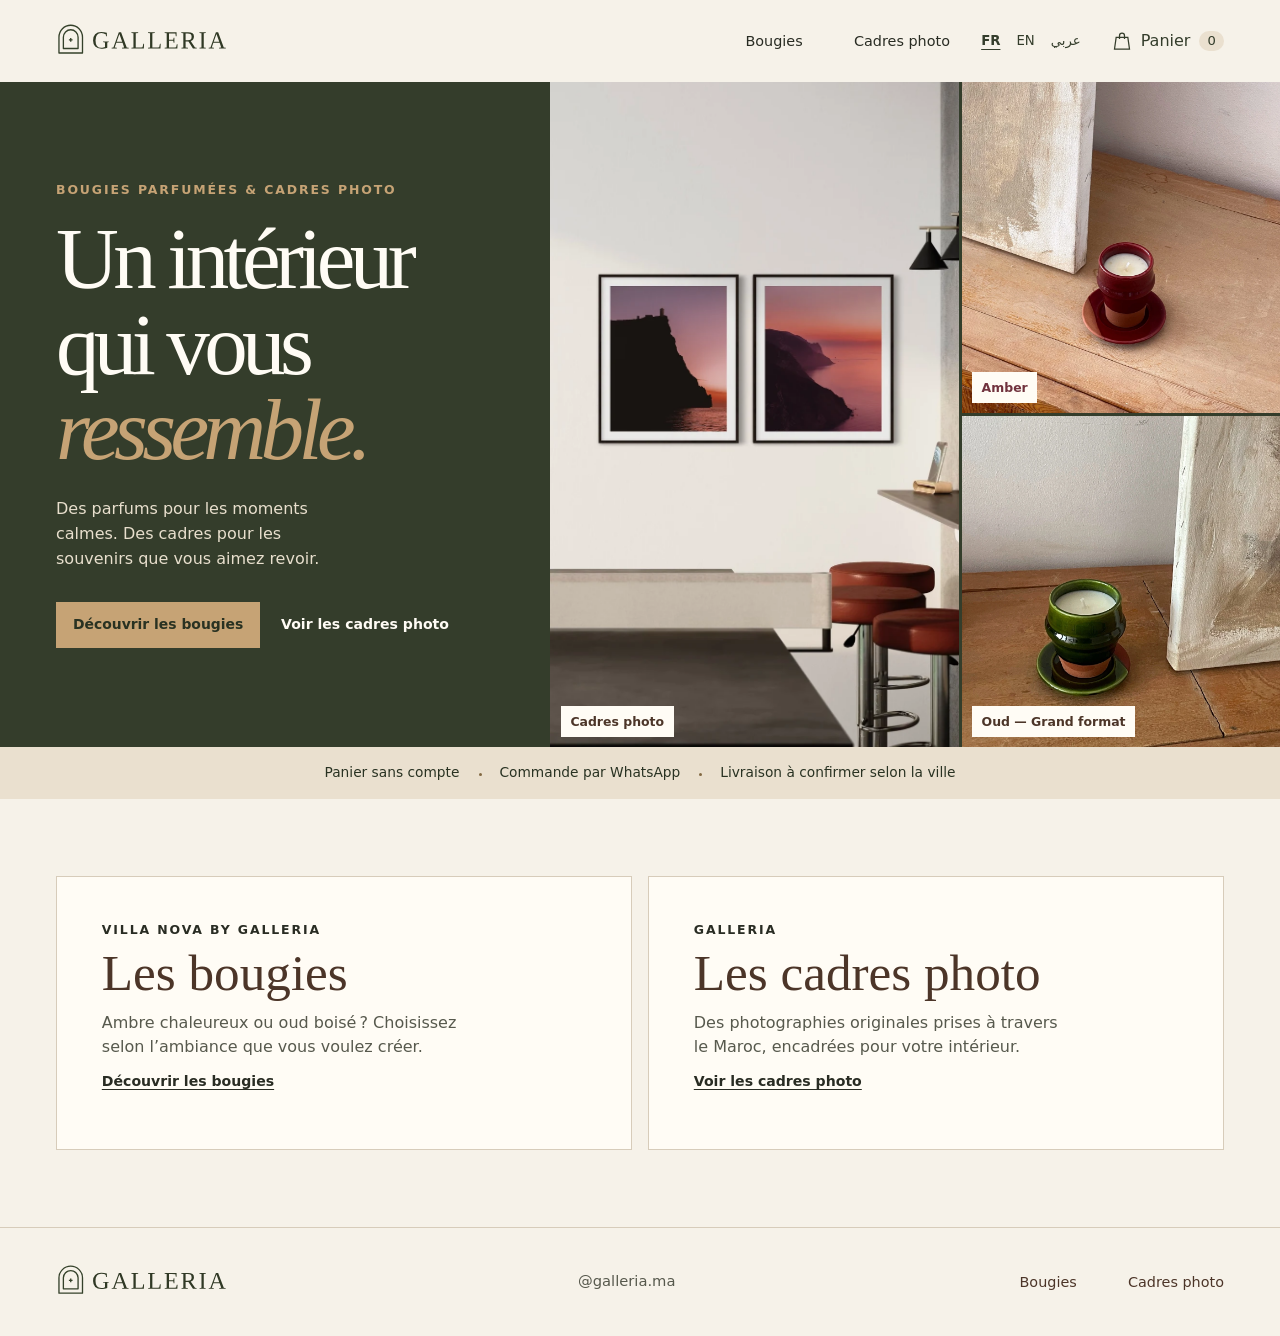
<file: index.html>
<!doctype html>
<html lang="fr">
<head>
  <meta charset="utf-8">
  <meta name="viewport" content="width=device-width, initial-scale=1">
  <meta name="theme-color" content="#f6f2e9">
  <meta name="description" content="Découvrez les bougies parfumées Villa Nova by Galleria et les cadres photo Galleria.">
  <title>Galleria — Bougies & cadres photo</title>
  <link rel="icon" href="assets/galleria-mark.svg" type="image/svg+xml">
  <link rel="stylesheet" href="style.css?v=2">
  <script src="catalog.js" defer></script>
  <script src="translations.js?v=2" defer></script>
  <script src="shop.js?v=2" defer></script>
</head>
<body>
  <a class="skip" href="#main" data-copy="skip">Aller au contenu</a>
  <header class="masthead">
    <div class="head wrap">
      <a class="brand" href="index.html" aria-label="Galleria, accueil" data-aria="home"><img src="assets/galleria-logo.svg" alt="Galleria" width="242" height="48"></a>
      <nav aria-label="Collections" data-aria="collections">
        <a href="bougies.html" data-copy="candles">Bougies</a>
        <a href="cadres.html" data-copy="frames">Cadres photo</a>
      </nav>
      <div class="locales" role="group" aria-label="Langue" data-aria="language">
        <button type="button" data-language="fr" lang="fr" aria-label="Français" aria-pressed="true">FR</button>
        <button type="button" data-language="en" lang="en" aria-label="English" aria-pressed="false">EN</button>
        <button type="button" data-language="ar" lang="ar" aria-label="العربية" aria-pressed="false">عربي</button>
      </div>
      <button class="basket" type="button" id="open-cart">
        <svg width="20" height="21" viewBox="0 0 24 24" fill="none" stroke="currentColor" stroke-width="1.5" aria-hidden="true"><path d="M5 7h14l2 14H3L5 7Z"/><path d="M9 9V5a3 3 0 0 1 6 0v4"/></svg>
        <span class="basket-name" data-copy="cart">Panier</span><span id="cart-count" class="count">0</span>
      </button>
    </div>
  </header>
  <main id="main" data-page-title="title">
    <section class="hero" id="top" aria-labelledby="hero-title">
      <div class="hero-copy">
        <span class="eyebrow hero-label" data-copy="heroLabel">BOUGIES PARFUMÉES & CADRES PHOTO</span>
        <h1 id="hero-title"><span data-copy="heroLineOne">Un intérieur</span><span data-copy="heroLineTwo">qui vous</span><em data-copy="heroLineThree">ressemble.</em></h1>
        <p data-copy="heroCopy">Des parfums pour les moments calmes. Des cadres pour les souvenirs que vous aimez revoir.</p>
        <div class="hero-actions">
          <a class="button primary" href="bougies.html" data-copy="browseCandles">Découvrir les bougies</a>
          <a class="quiet" href="cadres.html" data-copy="browseFrames">Voir les cadres photo</a>
        </div>
      </div>
      <div class="hero-gallery">
        <a class="hero-photo hero-frames" href="cadres.html">
          <img src="assets/frames-interior.webp" alt="Deux photos encadrées de la côte au crépuscule dans un intérieur" data-alt="heroAlt" fetchpriority="high" width="850" height="1700">
          <span data-copy="frames">Cadres photo</span>
        </a>
        <a class="hero-photo hero-amber" href="amber.html">
          <img src="assets/amber.webp" alt="" width="1152" height="1536">
          <span data-copy="amberName">Amber</span>
        </a>
        <a class="hero-photo hero-oud" href="oud.html">
          <img src="assets/oud.webp" alt="" width="1153" height="1536">
          <span data-copy="oudName">Oud — Grand format</span>
        </a>
      </div>
    </section>
    <div class="order-strip" aria-label="Modalités de commande" data-aria="orderTerms">
      <span data-copy="noAccount">Panier sans compte</span><span data-copy="whatsappOrder">Commande par WhatsApp</span><span data-copy="delivery">Livraison à confirmer selon la ville</span>
    </div>
    <section class="home-collections wrap" aria-label="Collections" data-aria="collections">
      <article class="home-collection">
        <span class="eyebrow">VILLA NOVA BY GALLERIA</span>
        <h2 data-copy="candleTitle">Les bougies</h2>
        <p data-copy="candleCopy">Ambre chaleureux ou oud boisé ? Choisissez selon l’ambiance que vous voulez créer.</p>
        <a class="quiet" href="bougies.html" data-copy="browseCandles">Découvrir les bougies</a>
      </article>
      <article class="home-collection">
        <span class="eyebrow">GALLERIA</span>
        <h2 data-copy="frameTitle">Les cadres photo</h2>
        <p data-copy="frameCopy">Des photographies originales prises à travers le Maroc, encadrées pour votre intérieur.</p>
        <a class="quiet" href="cadres.html" data-copy="browseFrames">Voir les cadres photo</a>
      </article>
    </section>
    <div id="status" class="sr-only" role="status"></div>
  </main>
  <footer class="footer">
    <div class="wrap footer-inner">
      <a class="brand" href="index.html" aria-label="Galleria, accueil" data-aria="home"><img src="assets/galleria-logo.svg" alt="Galleria" width="242" height="48"></a>
      <a class="instagram" href="https://www.instagram.com/galleria.ma/" aria-label="Galleria sur Instagram" data-aria="instagram"><bdi>@galleria.ma</bdi></a>
      <nav aria-label="Collections en pied de page" data-aria="footerNav"><a href="bougies.html" data-copy="candles">Bougies</a><a href="cadres.html" data-copy="frames">Cadres photo</a></nav>
    </div>
  </footer>
  <dialog id="cart" aria-labelledby="cart-title">
    <div class="cart-panel">
      <header class="cart-head"><h2 id="cart-title" data-copy="cartTitle">Votre panier</h2><button id="close-cart" class="icon-button" type="button" aria-label="Fermer le panier" data-aria="closeCart">×</button></header>
      <p id="empty-cart" data-copy="emptyCart">Votre panier est vide.</p>
      <ul id="cart-items" class="cart-items"></ul>
      <form id="checkout" hidden>
        <div class="total"><span data-copy="subtotal">Sous-total</span><strong id="total"></strong></div>
        <label for="city" data-copy="city">Ville de livraison</label>
        <input id="city" name="city" autocomplete="address-level2" placeholder="Ex. Tanger" data-placeholder="cityExample" maxlength="80" required>
        <p class="cart-note" data-copy="checkoutNote">La disponibilité, les prix et la livraison sont confirmés sur WhatsApp.</p>
        <p id="preview-note" class="cart-note" hidden data-copy="previewNote">Le numéro WhatsApp de la boutique reste à configurer. Vous pouvez prévisualiser la demande ici.</p>
        <button id="send-order" class="button dark" type="submit">Commander sur WhatsApp</button>
        <label for="message" class="sr-only" data-copy="orderPreview">Aperçu de la demande</label>
        <textarea id="message" rows="6" readonly hidden></textarea>
      </form>
      <button id="continue-shopping" class="quiet" type="button" data-copy="continueShopping">Continuer mes achats</button>
    </div>
  </dialog>
  <noscript><p class="wrap">Activez JavaScript pour parcourir les produits et utiliser le panier.</p></noscript>
</body>
</html>
</file>
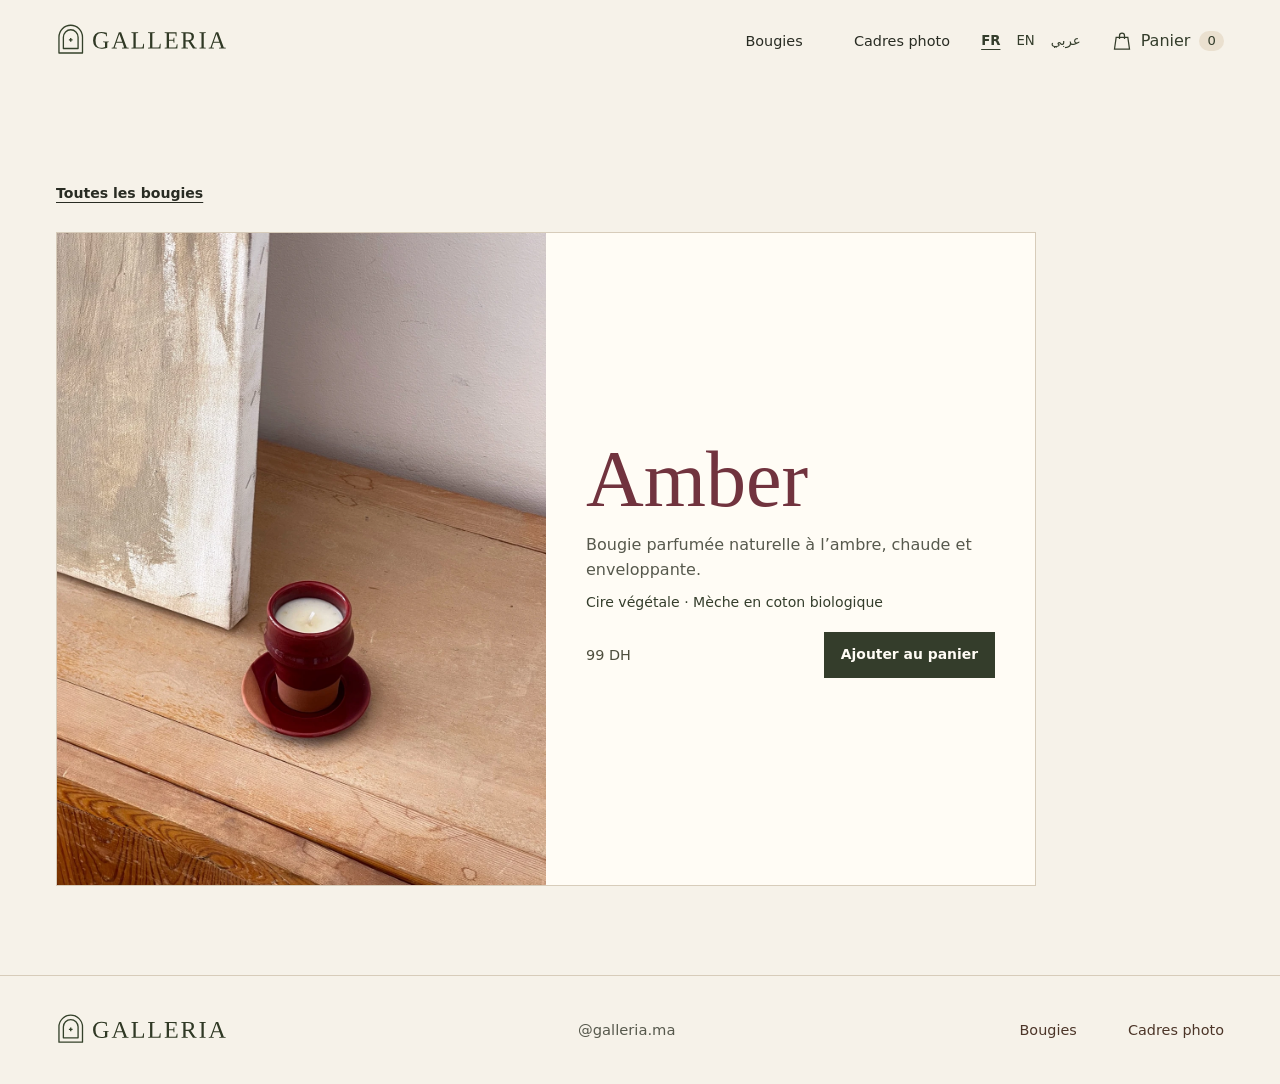
<file: amber.html>
<!doctype html>
<html lang="fr">
<head>
  <meta charset="utf-8">
  <meta name="viewport" content="width=device-width, initial-scale=1">
  <meta name="theme-color" content="#f6f2e9">
  <meta name="description" content="Découvrez les bougies parfumées Villa Nova by Galleria et les cadres photo Galleria.">
  <title>Amber · Galleria</title>
  <link rel="icon" href="assets/galleria-mark.svg" type="image/svg+xml">
  <link rel="stylesheet" href="style.css?v=2">
  <script src="catalog.js" defer></script>
  <script src="translations.js?v=2" defer></script>
  <script src="shop.js?v=2" defer></script>
</head>
<body>
  <a class="skip" href="#main" data-copy="skip">Aller au contenu</a>
  <header class="masthead">
    <div class="head wrap">
      <a class="brand" href="index.html" aria-label="Galleria, accueil" data-aria="home"><img src="assets/galleria-logo.svg" alt="Galleria" width="242" height="48"></a>
      <nav aria-label="Collections" data-aria="collections">
        <a href="bougies.html" data-copy="candles">Bougies</a>
        <a href="cadres.html" data-copy="frames">Cadres photo</a>
      </nav>
      <div class="locales" role="group" aria-label="Langue" data-aria="language">
        <button type="button" data-language="fr" lang="fr" aria-label="Français" aria-pressed="true">FR</button>
        <button type="button" data-language="en" lang="en" aria-label="English" aria-pressed="false">EN</button>
        <button type="button" data-language="ar" lang="ar" aria-label="العربية" aria-pressed="false">عربي</button>
      </div>
      <button class="basket" type="button" id="open-cart">
        <svg width="20" height="21" viewBox="0 0 24 24" fill="none" stroke="currentColor" stroke-width="1.5" aria-hidden="true"><path d="M5 7h14l2 14H3L5 7Z"/><path d="M9 9V5a3 3 0 0 1 6 0v4"/></svg>
        <span class="basket-name" data-copy="cart">Panier</span><span id="cart-count" class="count">0</span>
      </button>
    </div>
  </header>
  <main id="main" data-page-title="amberName">
    <section class="collection wrap page-collection detail">
      <a class="quiet breadcrumb" href="bougies.html" data-copy="backToCandles">Toutes les bougies</a>
      <div id="amber-detail" data-product-detail="amber"></div>
    </section>
    <div id="status" class="sr-only" role="status"></div>
  </main>
  <footer class="footer">
    <div class="wrap footer-inner">
      <a class="brand" href="index.html" aria-label="Galleria, accueil" data-aria="home"><img src="assets/galleria-logo.svg" alt="Galleria" width="242" height="48"></a>
      <a class="instagram" href="https://www.instagram.com/galleria.ma/" aria-label="Galleria sur Instagram" data-aria="instagram"><bdi>@galleria.ma</bdi></a>
      <nav aria-label="Collections en pied de page" data-aria="footerNav"><a href="bougies.html" data-copy="candles">Bougies</a><a href="cadres.html" data-copy="frames">Cadres photo</a></nav>
    </div>
  </footer>
  <dialog id="cart" aria-labelledby="cart-title">
    <div class="cart-panel">
      <header class="cart-head"><h2 id="cart-title" data-copy="cartTitle">Votre panier</h2><button id="close-cart" class="icon-button" type="button" aria-label="Fermer le panier" data-aria="closeCart">×</button></header>
      <p id="empty-cart" data-copy="emptyCart">Votre panier est vide.</p>
      <ul id="cart-items" class="cart-items"></ul>
      <form id="checkout" hidden>
        <div class="total"><span data-copy="subtotal">Sous-total</span><strong id="total"></strong></div>
        <label for="city" data-copy="city">Ville de livraison</label>
        <input id="city" name="city" autocomplete="address-level2" placeholder="Ex. Tanger" data-placeholder="cityExample" maxlength="80" required>
        <p class="cart-note" data-copy="checkoutNote">La disponibilité, les prix et la livraison sont confirmés sur WhatsApp.</p>
        <p id="preview-note" class="cart-note" hidden data-copy="previewNote">Le numéro WhatsApp de la boutique reste à configurer. Vous pouvez prévisualiser la demande ici.</p>
        <button id="send-order" class="button dark" type="submit">Commander sur WhatsApp</button>
        <label for="message" class="sr-only" data-copy="orderPreview">Aperçu de la demande</label>
        <textarea id="message" rows="6" readonly hidden></textarea>
      </form>
      <button id="continue-shopping" class="quiet" type="button" data-copy="continueShopping">Continuer mes achats</button>
    </div>
  </dialog>
  <noscript><p class="wrap">Activez JavaScript pour parcourir les produits et utiliser le panier.</p></noscript>
</body>
</html>
</file>
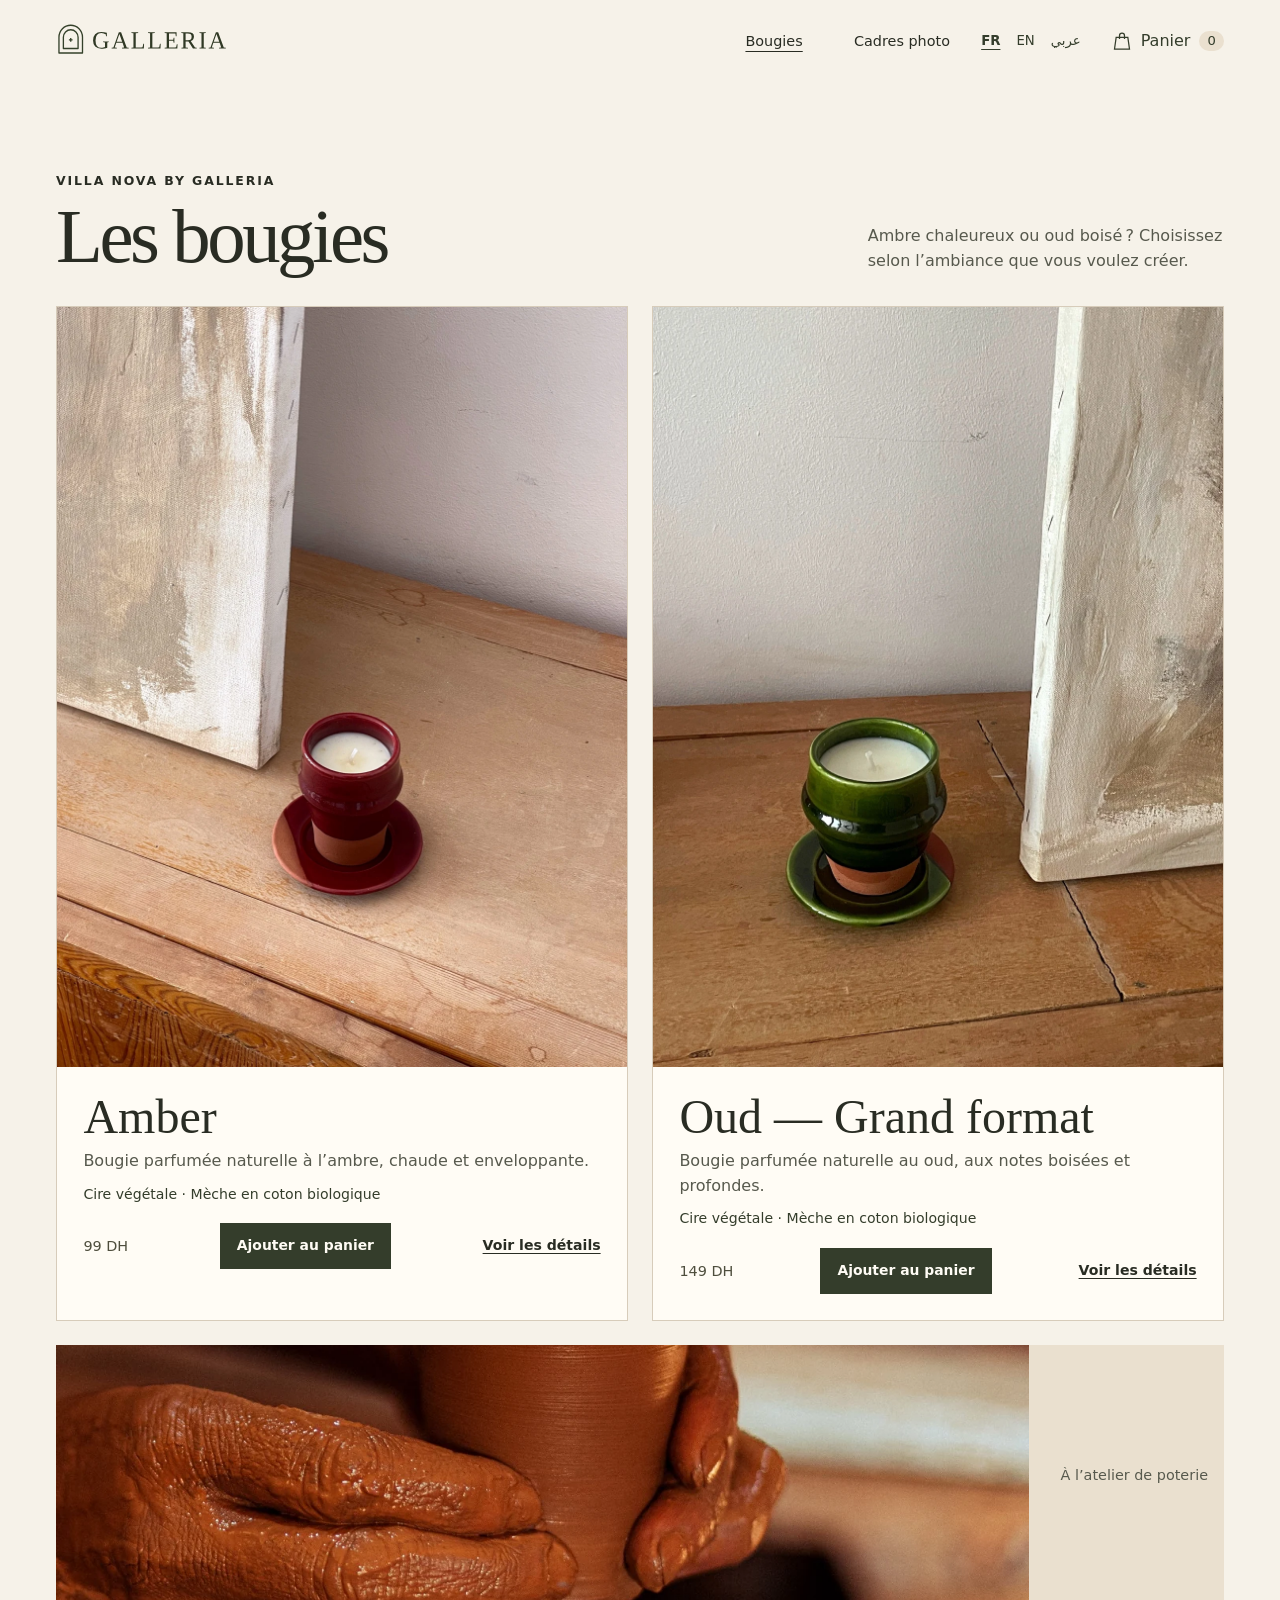
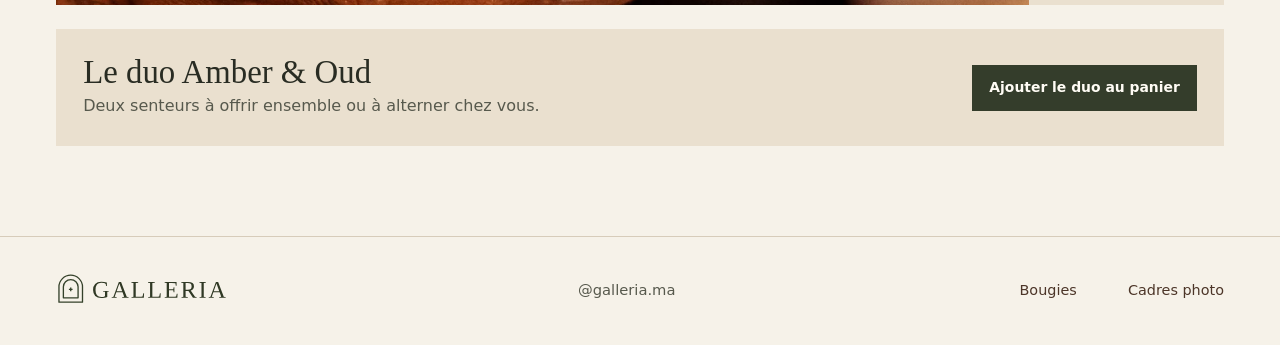
<file: bougies.html>
<!doctype html>
<html lang="fr">
<head>
  <meta charset="utf-8">
  <meta name="viewport" content="width=device-width, initial-scale=1">
  <meta name="theme-color" content="#f6f2e9">
  <meta name="description" content="Découvrez les bougies parfumées Villa Nova by Galleria et les cadres photo Galleria.">
  <title>Bougies · Galleria</title>
  <link rel="icon" href="assets/galleria-mark.svg" type="image/svg+xml">
  <link rel="stylesheet" href="style.css?v=2">
  <script src="catalog.js" defer></script>
  <script src="translations.js?v=2" defer></script>
  <script src="shop.js?v=2" defer></script>
</head>
<body>
  <a class="skip" href="#main" data-copy="skip">Aller au contenu</a>
  <header class="masthead">
    <div class="head wrap">
      <a class="brand" href="index.html" aria-label="Galleria, accueil" data-aria="home"><img src="assets/galleria-logo.svg" alt="Galleria" width="242" height="48"></a>
      <nav aria-label="Collections" data-aria="collections">
        <a href="bougies.html" aria-current="page" data-copy="candles">Bougies</a>
        <a href="cadres.html" data-copy="frames">Cadres photo</a>
      </nav>
      <div class="locales" role="group" aria-label="Langue" data-aria="language">
        <button type="button" data-language="fr" lang="fr" aria-label="Français" aria-pressed="true">FR</button>
        <button type="button" data-language="en" lang="en" aria-label="English" aria-pressed="false">EN</button>
        <button type="button" data-language="ar" lang="ar" aria-label="العربية" aria-pressed="false">عربي</button>
      </div>
      <button class="basket" type="button" id="open-cart">
        <svg width="20" height="21" viewBox="0 0 24 24" fill="none" stroke="currentColor" stroke-width="1.5" aria-hidden="true"><path d="M5 7h14l2 14H3L5 7Z"/><path d="M9 9V5a3 3 0 0 1 6 0v4"/></svg>
        <span class="basket-name" data-copy="cart">Panier</span><span id="cart-count" class="count">0</span>
      </button>
    </div>
  </header>
  <main id="main" data-page-title="candles">
    <section class="collection wrap page-collection" id="bougies" aria-labelledby="candle-title">
      <div class="section-heading">
        <div><span class="eyebrow">VILLA NOVA BY GALLERIA</span><h1 id="candle-title" data-copy="candleTitle">Les bougies</h1></div>
        <p data-copy="candleCopy">Ambre chaleureux ou oud boisé ? Choisissez selon l’ambiance que vous voulez créer.</p>
      </div>
      <div class="candle-grid" id="candle-grid"></div>
      <figure class="atelier-photo">
        <img src="assets/atelier.webp" alt="Un pot en terre tenu entre les mains d’un potier" data-alt="atelierAlt" loading="lazy" width="1229" height="1536">
        <figcaption data-copy="atelierCaption">À l’atelier de poterie</figcaption>
      </figure>
      <div class="duo">
        <div><h3 data-copy="duo">Le duo Amber &amp; Oud</h3><p data-copy="duoCopy">Deux senteurs à offrir ensemble ou à alterner chez vous.</p></div>
        <button class="button dark" id="add-duo" type="button" data-copy="addDuo">Ajouter le duo au panier</button>
      </div>
    </section>
    <div id="status" class="sr-only" role="status"></div>
  </main>
  <footer class="footer">
    <div class="wrap footer-inner">
      <a class="brand" href="index.html" aria-label="Galleria, accueil" data-aria="home"><img src="assets/galleria-logo.svg" alt="Galleria" width="242" height="48"></a>
      <a class="instagram" href="https://www.instagram.com/galleria.ma/" aria-label="Galleria sur Instagram" data-aria="instagram"><bdi>@galleria.ma</bdi></a>
      <nav aria-label="Collections en pied de page" data-aria="footerNav"><a href="bougies.html" aria-current="page" data-copy="candles">Bougies</a><a href="cadres.html" data-copy="frames">Cadres photo</a></nav>
    </div>
  </footer>
  <dialog id="cart" aria-labelledby="cart-title">
    <div class="cart-panel">
      <header class="cart-head"><h2 id="cart-title" data-copy="cartTitle">Votre panier</h2><button id="close-cart" class="icon-button" type="button" aria-label="Fermer le panier" data-aria="closeCart">×</button></header>
      <p id="empty-cart" data-copy="emptyCart">Votre panier est vide.</p>
      <ul id="cart-items" class="cart-items"></ul>
      <form id="checkout" hidden>
        <div class="total"><span data-copy="subtotal">Sous-total</span><strong id="total"></strong></div>
        <label for="city" data-copy="city">Ville de livraison</label>
        <input id="city" name="city" autocomplete="address-level2" placeholder="Ex. Tanger" data-placeholder="cityExample" maxlength="80" required>
        <p class="cart-note" data-copy="checkoutNote">La disponibilité, les prix et la livraison sont confirmés sur WhatsApp.</p>
        <p id="preview-note" class="cart-note" hidden data-copy="previewNote">Le numéro WhatsApp de la boutique reste à configurer. Vous pouvez prévisualiser la demande ici.</p>
        <button id="send-order" class="button dark" type="submit">Commander sur WhatsApp</button>
        <label for="message" class="sr-only" data-copy="orderPreview">Aperçu de la demande</label>
        <textarea id="message" rows="6" readonly hidden></textarea>
      </form>
      <button id="continue-shopping" class="quiet" type="button" data-copy="continueShopping">Continuer mes achats</button>
    </div>
  </dialog>
  <noscript><p class="wrap">Activez JavaScript pour parcourir les produits et utiliser le panier.</p></noscript>
</body>
</html>
</file>
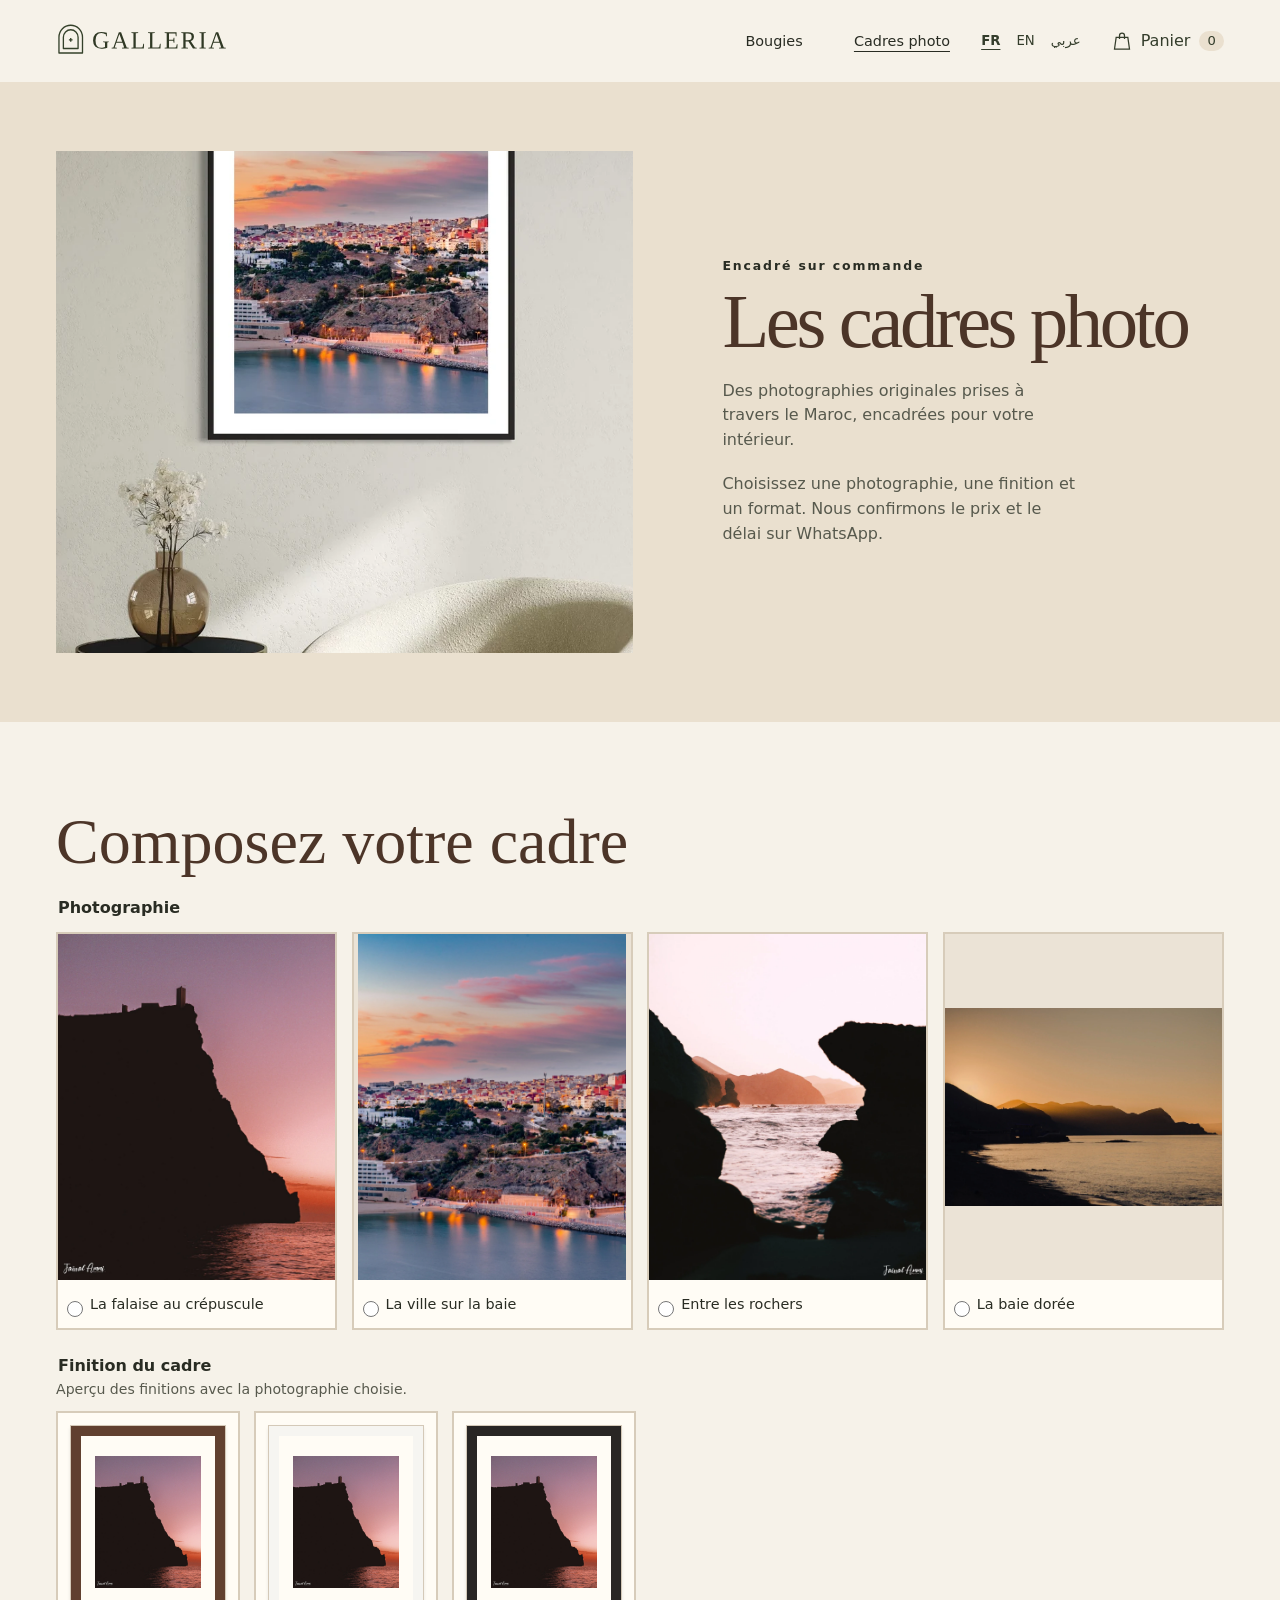
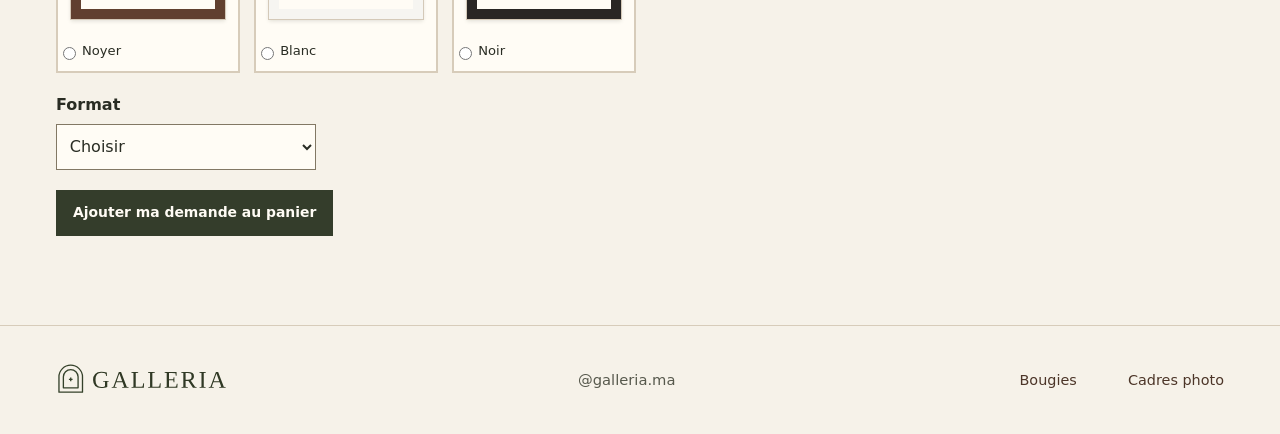
<file: cadres.html>
<!doctype html>
<html lang="fr">
<head>
  <meta charset="utf-8">
  <meta name="viewport" content="width=device-width, initial-scale=1">
  <meta name="theme-color" content="#f6f2e9">
  <meta name="description" content="Découvrez les bougies parfumées Villa Nova by Galleria et les cadres photo Galleria.">
  <title>Cadres photo · Galleria</title>
  <link rel="icon" href="assets/galleria-mark.svg" type="image/svg+xml">
  <link rel="stylesheet" href="style.css?v=2">
  <script src="catalog.js" defer></script>
  <script src="translations.js?v=2" defer></script>
  <script src="shop.js?v=2" defer></script>
</head>
<body>
  <a class="skip" href="#main" data-copy="skip">Aller au contenu</a>
  <header class="masthead">
    <div class="head wrap">
      <a class="brand" href="index.html" aria-label="Galleria, accueil" data-aria="home"><img src="assets/galleria-logo.svg" alt="Galleria" width="242" height="48"></a>
      <nav aria-label="Collections" data-aria="collections">
        <a href="bougies.html" data-copy="candles">Bougies</a>
        <a href="cadres.html" aria-current="page" data-copy="frames">Cadres photo</a>
      </nav>
      <div class="locales" role="group" aria-label="Langue" data-aria="language">
        <button type="button" data-language="fr" lang="fr" aria-label="Français" aria-pressed="true">FR</button>
        <button type="button" data-language="en" lang="en" aria-label="English" aria-pressed="false">EN</button>
        <button type="button" data-language="ar" lang="ar" aria-label="العربية" aria-pressed="false">عربي</button>
      </div>
      <button class="basket" type="button" id="open-cart">
        <svg width="20" height="21" viewBox="0 0 24 24" fill="none" stroke="currentColor" stroke-width="1.5" aria-hidden="true"><path d="M5 7h14l2 14H3L5 7Z"/><path d="M9 9V5a3 3 0 0 1 6 0v4"/></svg>
        <span class="basket-name" data-copy="cart">Panier</span><span id="cart-count" class="count">0</span>
      </button>
    </div>
  </header>
  <main id="main" data-page-title="frames">
    <section class="frames" id="cadres" aria-labelledby="frame-title">
      <div class="wrap frame-grid">
        <figure class="frame-image photo">
          <img src="assets/city-interior.webp" alt="Photographie d’une ville côtière, encadrée au-dessus d’un fauteuil" data-alt="frameAlt" width="850" height="1700">
        </figure>
        <div class="frame-copy">
          <span class="eyebrow" data-copy="madeToOrder">Encadré sur commande</span>
          <h1 id="frame-title" data-copy="frameTitle">Les cadres photo</h1>
          <p data-copy="frameCopy">Des photographies originales prises à travers le Maroc, encadrées pour votre intérieur.</p>
          <p data-copy="frameInstructions">Choisissez une photographie, une finition et un format. Nous confirmons le prix et le délai sur WhatsApp.</p>
        </div>
      </div>
    </section>
    <section class="wrap collection frame-collection" aria-labelledby="configure-heading">
      <h2 id="configure-heading" data-copy="configureFrame">Composez votre cadre</h2>
      <form id="frame-configurator">
        <fieldset>
          <legend data-copy="choosePrint">Photographie</legend>
          <div class="print-gallery" id="print-gallery"></div>
        </fieldset>
        <fieldset class="finish-picker">
          <legend data-copy="chooseFinish">Finition du cadre</legend>
          <p class="finish-note" data-copy="finishPreview">Aperçu des finitions avec la photographie choisie.</p>
          <div class="finish-gallery" id="finish-gallery"></div>
        </fieldset>
        <div class="frame-options">
          <label><span data-copy="chooseSize">Format</span><select name="size" required></select></label>
        </div>
        <button class="button dark" type="submit" data-copy="addFrame">Ajouter ma demande au panier</button>
      </form>
    </section>
    <div id="status" class="sr-only" role="status"></div>
  </main>
  <footer class="footer">
    <div class="wrap footer-inner">
      <a class="brand" href="index.html" aria-label="Galleria, accueil" data-aria="home"><img src="assets/galleria-logo.svg" alt="Galleria" width="242" height="48"></a>
      <a class="instagram" href="https://www.instagram.com/galleria.ma/" aria-label="Galleria sur Instagram" data-aria="instagram"><bdi>@galleria.ma</bdi></a>
      <nav aria-label="Collections en pied de page" data-aria="footerNav"><a href="bougies.html" data-copy="candles">Bougies</a><a href="cadres.html" aria-current="page" data-copy="frames">Cadres photo</a></nav>
    </div>
  </footer>
  <dialog id="cart" aria-labelledby="cart-title">
    <div class="cart-panel">
      <header class="cart-head"><h2 id="cart-title" data-copy="cartTitle">Votre panier</h2><button id="close-cart" class="icon-button" type="button" aria-label="Fermer le panier" data-aria="closeCart">×</button></header>
      <p id="empty-cart" data-copy="emptyCart">Votre panier est vide.</p>
      <ul id="cart-items" class="cart-items"></ul>
      <form id="checkout" hidden>
        <div class="total"><span data-copy="subtotal">Sous-total</span><strong id="total"></strong></div>
        <label for="city" data-copy="city">Ville de livraison</label>
        <input id="city" name="city" autocomplete="address-level2" placeholder="Ex. Tanger" data-placeholder="cityExample" maxlength="80" required>
        <p class="cart-note" data-copy="checkoutNote">La disponibilité, les prix et la livraison sont confirmés sur WhatsApp.</p>
        <p id="preview-note" class="cart-note" hidden data-copy="previewNote">Le numéro WhatsApp de la boutique reste à configurer. Vous pouvez prévisualiser la demande ici.</p>
        <button id="send-order" class="button dark" type="submit">Commander sur WhatsApp</button>
        <label for="message" class="sr-only" data-copy="orderPreview">Aperçu de la demande</label>
        <textarea id="message" rows="6" readonly hidden></textarea>
      </form>
      <button id="continue-shopping" class="quiet" type="button" data-copy="continueShopping">Continuer mes achats</button>
    </div>
  </dialog>
  <noscript><p class="wrap">Activez JavaScript pour parcourir les produits et utiliser le panier.</p></noscript>
</body>
</html>
</file>
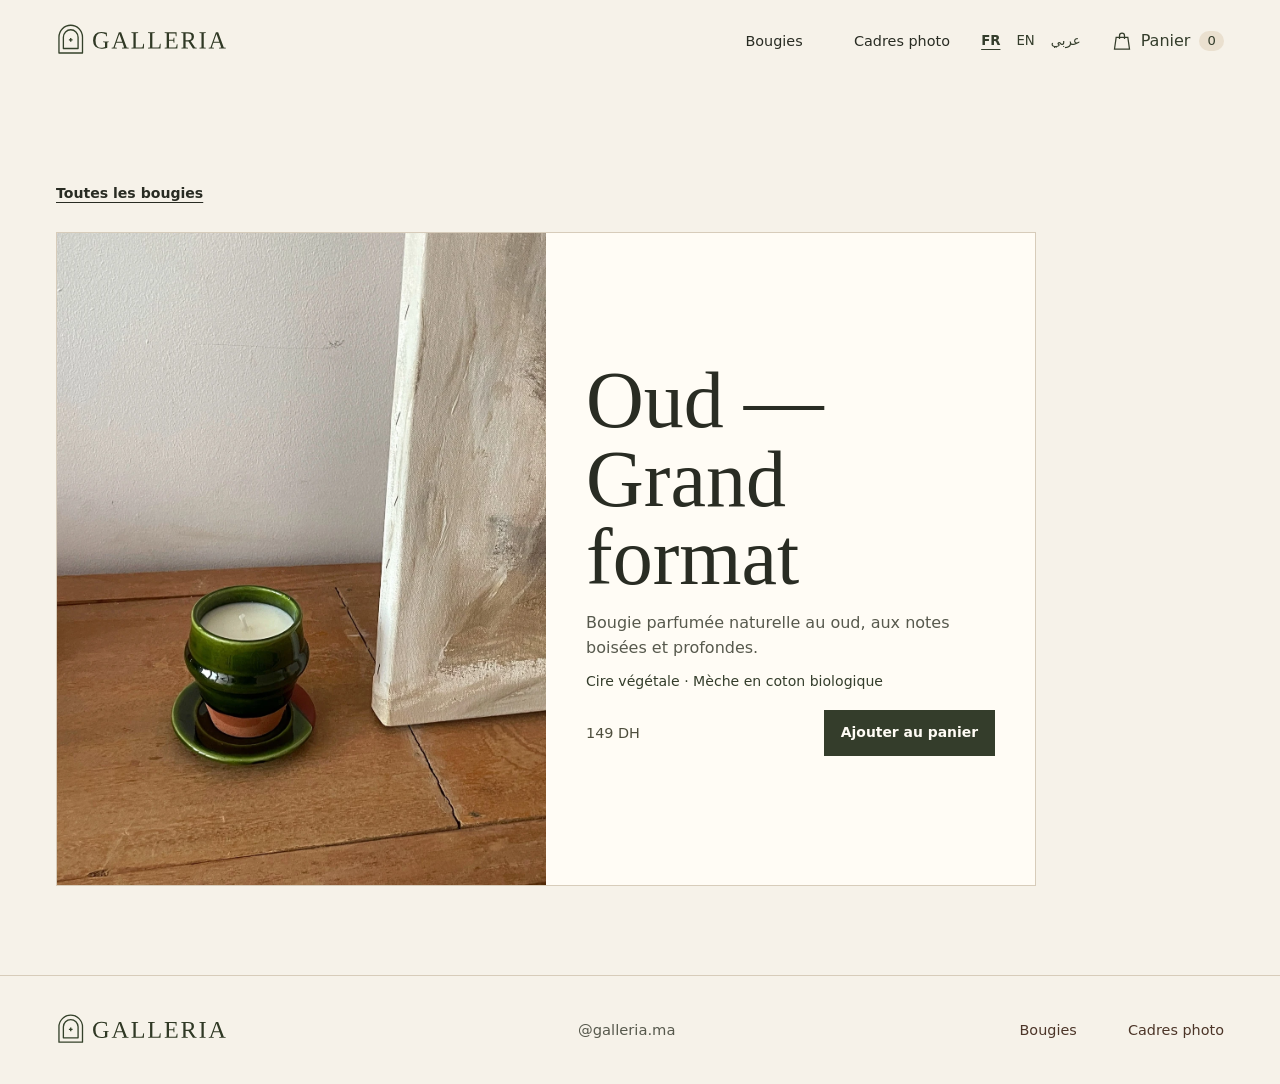
<file: oud.html>
<!doctype html>
<html lang="fr">
<head>
  <meta charset="utf-8">
  <meta name="viewport" content="width=device-width, initial-scale=1">
  <meta name="theme-color" content="#f6f2e9">
  <meta name="description" content="Découvrez les bougies parfumées Villa Nova by Galleria et les cadres photo Galleria.">
  <title>Oud — Grand format · Galleria</title>
  <link rel="icon" href="assets/galleria-mark.svg" type="image/svg+xml">
  <link rel="stylesheet" href="style.css?v=2">
  <script src="catalog.js" defer></script>
  <script src="translations.js?v=2" defer></script>
  <script src="shop.js?v=2" defer></script>
</head>
<body>
  <a class="skip" href="#main" data-copy="skip">Aller au contenu</a>
  <header class="masthead">
    <div class="head wrap">
      <a class="brand" href="index.html" aria-label="Galleria, accueil" data-aria="home"><img src="assets/galleria-logo.svg" alt="Galleria" width="242" height="48"></a>
      <nav aria-label="Collections" data-aria="collections">
        <a href="bougies.html" data-copy="candles">Bougies</a>
        <a href="cadres.html" data-copy="frames">Cadres photo</a>
      </nav>
      <div class="locales" role="group" aria-label="Langue" data-aria="language">
        <button type="button" data-language="fr" lang="fr" aria-label="Français" aria-pressed="true">FR</button>
        <button type="button" data-language="en" lang="en" aria-label="English" aria-pressed="false">EN</button>
        <button type="button" data-language="ar" lang="ar" aria-label="العربية" aria-pressed="false">عربي</button>
      </div>
      <button class="basket" type="button" id="open-cart">
        <svg width="20" height="21" viewBox="0 0 24 24" fill="none" stroke="currentColor" stroke-width="1.5" aria-hidden="true"><path d="M5 7h14l2 14H3L5 7Z"/><path d="M9 9V5a3 3 0 0 1 6 0v4"/></svg>
        <span class="basket-name" data-copy="cart">Panier</span><span id="cart-count" class="count">0</span>
      </button>
    </div>
  </header>
  <main id="main" data-page-title="oudName">
    <section class="collection wrap page-collection detail">
      <a class="quiet breadcrumb" href="bougies.html" data-copy="backToCandles">Toutes les bougies</a>
      <div id="oud-detail" data-product-detail="oud"></div>
    </section>
    <div id="status" class="sr-only" role="status"></div>
  </main>
  <footer class="footer">
    <div class="wrap footer-inner">
      <a class="brand" href="index.html" aria-label="Galleria, accueil" data-aria="home"><img src="assets/galleria-logo.svg" alt="Galleria" width="242" height="48"></a>
      <a class="instagram" href="https://www.instagram.com/galleria.ma/" aria-label="Galleria sur Instagram" data-aria="instagram"><bdi>@galleria.ma</bdi></a>
      <nav aria-label="Collections en pied de page" data-aria="footerNav"><a href="bougies.html" data-copy="candles">Bougies</a><a href="cadres.html" data-copy="frames">Cadres photo</a></nav>
    </div>
  </footer>
  <dialog id="cart" aria-labelledby="cart-title">
    <div class="cart-panel">
      <header class="cart-head"><h2 id="cart-title" data-copy="cartTitle">Votre panier</h2><button id="close-cart" class="icon-button" type="button" aria-label="Fermer le panier" data-aria="closeCart">×</button></header>
      <p id="empty-cart" data-copy="emptyCart">Votre panier est vide.</p>
      <ul id="cart-items" class="cart-items"></ul>
      <form id="checkout" hidden>
        <div class="total"><span data-copy="subtotal">Sous-total</span><strong id="total"></strong></div>
        <label for="city" data-copy="city">Ville de livraison</label>
        <input id="city" name="city" autocomplete="address-level2" placeholder="Ex. Tanger" data-placeholder="cityExample" maxlength="80" required>
        <p class="cart-note" data-copy="checkoutNote">La disponibilité, les prix et la livraison sont confirmés sur WhatsApp.</p>
        <p id="preview-note" class="cart-note" hidden data-copy="previewNote">Le numéro WhatsApp de la boutique reste à configurer. Vous pouvez prévisualiser la demande ici.</p>
        <button id="send-order" class="button dark" type="submit">Commander sur WhatsApp</button>
        <label for="message" class="sr-only" data-copy="orderPreview">Aperçu de la demande</label>
        <textarea id="message" rows="6" readonly hidden></textarea>
      </form>
      <button id="continue-shopping" class="quiet" type="button" data-copy="continueShopping">Continuer mes achats</button>
    </div>
  </dialog>
  <noscript><p class="wrap">Activez JavaScript pour parcourir les produits et utiliser le panier.</p></noscript>
</body>
</html>
</file>
<file: style.css>
:root {
  color-scheme: light;
  --paper: #f6f2e9;
  --chalk: #fffcf5;
  --sand: #eae0cf;
  --olive: #343d2b;
  --walnut: #4c3528;
  --brass: #c6a375;
  --burgundy: #71333e;
  --deep: #293222;
  --ink: #292c23;
  --muted: #57594d;
  --line: #d7ccba;
  --serif: "Instrument Serif", Georgia, "Times New Roman", serif;
  --sans: Inter, system-ui, -apple-system, sans-serif;
}
* { box-sizing: border-box; }
[hidden] { display: none !important; }
html { scroll-behavior: smooth; }
body { margin: 0; background: var(--paper); color: var(--ink); font: 1rem/1.55 var(--sans); }
body:has(dialog[open]) { overflow: hidden; }
h1, h2, h3, p, figure { margin: 0; }
h1, h2, h3 { font-family: var(--serif); font-weight: 400; line-height: .98; }
a { color: inherit; text-decoration: none; }
button, input, textarea { font: inherit; }
button { cursor: pointer; }
button:disabled { cursor: default; opacity: .46; }
a:focus-visible, button:focus-visible, input:focus-visible, textarea:focus-visible { outline: 2px solid #a56928; outline-offset: 4px; }
img { display: block; max-width: 100%; }
.wrap { width: min(100% - 7rem, 1250px); margin-inline: auto; }
.head { min-height: 82px; display: grid; grid-template-columns: 1fr auto 1fr; align-items: center; gap: 1.5rem; }
.brand { display: inline-flex; width: fit-content; align-items: center; }
.brand img { width: 164px; height: auto; }
nav { display: flex; gap: clamp(1.25rem, 4vw, 3.5rem); font-size: .9rem; }
nav a:hover, .quiet:hover { text-decoration: underline; text-underline-offset: .3em; }
.basket { min-height: 44px; justify-self: end; display: flex; align-items: center; gap: .55rem; padding: 0; background: none; border: 0; color: var(--olive); }
.count { min-width: 1.55rem; text-align: center; border-radius: 1rem; padding: 0 .3rem; background: var(--sand); font-size: .82rem; }
.hero { background: var(--olive); color: var(--chalk); display: grid; grid-template-columns: 43% 57%; min-height: min(665px, 54vw); }
.hero-copy { align-self: center; padding: 4.5rem 2rem 4.5rem max(3.5rem, calc((100vw - 1250px) / 2)); }
.eyebrow { display: block; font-size: .78rem; font-weight: 650; letter-spacing: .15em; line-height: 1.4; }
.hero-label { color: var(--brass); }
.hero h1 { font-size: clamp(3.45rem, 6.8vw, 7.3rem); letter-spacing: -.065em; margin: 1.1rem 0 1.55rem; }
.hero h1 em { color: var(--brass); font-weight: 400; }
.hero-copy p { color: #e8dfcd; max-width: 29ch; }
.hero-actions { display: flex; align-items: center; gap: 1rem 1.3rem; flex-wrap: wrap; margin-top: 1.9rem; }
.button { display: inline-flex; align-items: center; justify-content: center; min-height: 46px; border: 1px solid transparent; padding: .65rem 1rem; font-size: .87rem; font-weight: 660; line-height: 1.4; text-align: center; transition: background-color .18s; }
.primary { background: var(--brass); color: var(--deep); }
.primary:hover { background: #dfbf93; }
.dark { background: var(--olive); color: var(--chalk); }
.dark:hover { background: #49563d; }
.quiet { display: inline-flex; align-items: center; min-height: 44px; padding: 0; border: 0; background: none; color: inherit; font-size: .88rem; font-weight: 620; }
.hero-photo, .photo { position: relative; overflow: hidden; }
.hero-gallery {
  display: grid;
  grid-template-columns: 1fr .78fr;
  grid-template-rows: repeat(2, minmax(0, 1fr));
  gap: 3px;
  background: var(--olive);
}
.hero-photo { display: block; background: var(--sand); }
.hero-photo:focus-visible { outline-offset: -5px; z-index: 1; }
.hero-photo img { width: 100%; height: 100%; object-fit: cover; position: absolute; inset: 0; }
.hero-photo span {
  position: absolute;
  inset-inline-start: .65rem;
  inset-block-end: .65rem;
  max-width: calc(100% - 1.3rem);
  padding: .35rem .6rem;
  background: var(--chalk);
  color: var(--walnut);
  font-size: .78rem;
  font-weight: 650;
}
.hero-photo:hover span { text-decoration: underline; text-underline-offset: .2em; }
.hero-frames { grid-row: span 2; }
.hero-frames img { object-position: center 45%; }
.hero-amber img { object-position: 52% 71%; }
.hero-oud img { object-position: 41% 71%; }
.hero-amber span { color: var(--burgundy); }
figcaption { position: absolute; right: .75rem; bottom: .75rem; background: var(--chalk); color: var(--deep); padding: .24rem .55rem; font-size: .75rem; }
.order-strip { background: var(--sand); color: var(--deep); display: flex; flex-wrap: wrap; justify-content: center; gap: .25rem 2.5rem; padding: .95rem 1.2rem; font-size: .86rem; text-align: center; }
.order-strip span + span { position: relative; }
.order-strip span + span::before { position: absolute; content: ""; width: 3px; height: 3px; border-radius: 50%; background: #826842; left: -1.3rem; top: 50%; }
.collection { padding-block: clamp(3.25rem, 7vw, 6rem); }
.section-heading { display: flex; align-items: end; justify-content: space-between; gap: 1.5rem; margin-bottom: 2rem; }
.section-heading h2, .frame-copy h2 { font-size: clamp(2.8rem, 6vw, 5.25rem); letter-spacing: -.055em; margin-top: .6rem; }
.section-heading p, .frame-copy p { max-width: 35ch; color: var(--muted); }
.candle-grid { display: grid; grid-template-columns: repeat(2, minmax(0, 1fr)); gap: 1.5rem; }
.product { border: 1px solid var(--line); background: var(--chalk); }
.product .photo { aspect-ratio: 1.3; background: #b07f54; }
.photo img { width: 100%; height: 100%; object-fit: cover; }
.product-body { padding: clamp(1rem, 2.6vw, 1.65rem); }
.product h3 { font-size: clamp(2rem, 4vw, 3rem); margin-bottom: .4rem; letter-spacing: -.035em; }
.product p { color: var(--muted); }
.product-actions, #frame-buy { display: flex; align-items: center; flex-wrap: wrap; justify-content: space-between; gap: .65rem 1rem; margin-top: 1.1rem; }
.price { font-size: .9rem; color: #4e4e3d; }
.duo { display: flex; flex-wrap: wrap; align-items: center; justify-content: space-between; gap: 1rem; margin-top: 1.5rem; padding: clamp(1rem, 2.8vw, 1.7rem); background: var(--sand); }
.duo h3 { font-size: 2.05rem; margin-bottom: .35rem; }
.duo p { color: var(--muted); }
.frames { background: var(--sand); padding-block: clamp(2.25rem, 5.4vw, 5rem); }
.frame-grid { display: grid; grid-template-columns: 1.15fr 1fr; align-items: center; gap: clamp(2rem, 7vw, 7rem); }
.frame-image { aspect-ratio: 1.15; background: #bba483; }
.frame-copy p { margin-top: 1.2rem; }
#frame-buy { justify-content: flex-start; }
.footer { color: var(--walnut); border-top: 1px solid var(--line); }
.footer-inner { min-height: 108px; display: flex; align-items: center; justify-content: space-between; gap: 1rem; flex-wrap: wrap; padding-block: 1.4rem; }
.footer-inner > span { color: var(--muted); font-size: .85rem; }
#cart { width: min(100%, 475px); max-width: 100%; height: 100dvh; max-height: 100dvh; inset: 0 0 0 auto; margin: 0; border: 0; padding: 0; color: var(--ink); background: var(--chalk); }
#cart::backdrop { background: #171d14a6; }
.cart-panel { min-height: 100%; padding: clamp(1.15rem, 4.5vw, 2rem); }
.cart-head { display: flex; gap: 1rem; justify-content: space-between; align-items: center; margin-bottom: 1.35rem; }
.cart-head h2 { font-size: 2.5rem; letter-spacing: -.05em; }
.icon-button { width: 44px; min-height: 44px; padding: 0; color: var(--deep); border: 1px solid var(--line); background: transparent; font-size: 1.2rem; }
.cart-items { margin: 0; padding: 0; list-style: none; }
.cart-item { display: flex; justify-content: space-between; align-items: center; gap: .5rem; padding: .85rem 0; border-bottom: 1px solid var(--line); }
.quantity { display: inline-flex; align-items: center; gap: .55rem; }
.total { display: flex; justify-content: space-between; align-items: baseline; gap: .8rem; margin: 1.15rem 0; }
.total strong { text-align: right; }
#checkout label { display: block; font-weight: 600; }
#checkout input, #checkout textarea { width: 100%; padding: .65rem; margin-top: .4rem; color: var(--ink); border: 1px solid #9a927f; background: var(--paper); }
#checkout .button { width: 100%; margin: .85rem 0 .45rem; }
.cart-note { font-size: .86rem; color: var(--muted); }
#checkout .cart-note { margin-top: .6rem; }
#continue-shopping { margin-top: .65rem; text-decoration: underline; text-underline-offset: .24em; }
.skip { position: absolute; z-index: 2; top: .5rem; left: .5rem; padding: .7rem; background: var(--chalk); transform: translateY(-200%); }
.skip:focus { transform: translateY(0); }
.sr-only { position: absolute; width: 1px; height: 1px; clip-path: inset(50%); overflow: hidden; white-space: nowrap; }
@media (max-width: 1000px) {
  .wrap { width: calc(100% - 3.5rem); }
  .hero-copy { padding-left: 1.75rem; }
  .hero { grid-template-columns: 46% 54%; }
}
@media (max-width: 670px) {
  .wrap { width: calc(100% - 2rem); }
  .head { min-height: 0; padding-top: .6rem; grid-template-columns: 1fr auto; gap: 0; }
  .head nav { grid-row: 2; grid-column: 1 / -1; justify-content: center; border-top: 1px solid var(--line); margin-top: .4rem; gap: 2.25rem; }
  .head nav a { display: inline-flex; align-items: center; min-height: 44px; }
  .brand img { width: 141px; }
  .hero { grid-template-columns: 1fr; }
  .hero-copy { padding: 2.7rem 1.25rem 2.65rem; }
  .hero h1 { font-size: clamp(3.55rem, 12.5vw, 5.2rem); }
  .hero-copy .quiet { min-height: 44px; }
  .hero-gallery { min-height: clamp(285px, 78vw, 440px); }
  .hero-photo span { inset-inline-start: .45rem; inset-block-end: .45rem; max-width: calc(100% - .9rem); }
  .section-heading { align-items: start; flex-direction: column; gap: .85rem; }
  .candle-grid { gap: 1rem; }
  .frame-grid { grid-template-columns: 1fr; }
  .frame-copy { grid-row: 1; }
}
@media (max-width: 490px) {
  .order-strip { gap: .28rem 1.4rem; }
  .order-strip span + span::before { content: none; }
  .candle-grid { grid-template-columns: 1fr; }
}
@media (prefers-reduced-motion: reduce) {
  *, *::before, *::after { scroll-behavior: auto !important; transition: none !important; }
}

/* The logo outlines fit inside the viewBox on all browsers, including iOS. */
.brand img { width: 178px; max-width: 100%; }
.head { grid-template-columns: minmax(0, 1fr) auto auto auto; gap: clamp(.75rem, 2vw, 1.5rem); }
.locales { display: flex; align-items: center; direction: ltr; gap: .1rem; }
.locales button {
  min-height: 44px;
  padding: 0 .45rem;
  border: 0;
  background: none;
  color: var(--olive);
  font-size: .83rem;
}
.locales button[aria-pressed="true"] { font-weight: 700; text-decoration: underline; text-underline-offset: .3em; }
.hero-label { text-transform: uppercase; }
.hero h1 > * { display: block; }
.hero-copy { padding-inline-start: max(3.5rem, calc((100vw - 1250px) / 2)); padding-inline-end: 2rem; }
.product p.materials { font-size: .88rem; margin-top: .6rem; color: var(--olive); }
#cart { inset: 0; inset-inline-start: auto; }
.total strong { text-align: end; }
[dir="rtl"] { --serif: "Noto Naskh Arabic", "Geeza Pro", "Times New Roman", serif; }
[dir="rtl"] .hero h1, [dir="rtl"] h2, [dir="rtl"] h3, [dir="rtl"] .eyebrow { letter-spacing: normal; }
[dir="rtl"] .hero h1 { line-height: 1.15; }
[dir="rtl"] .hero h1 span:nth-child(2) { color: var(--brass); }
[dir="rtl"] .order-strip span + span::before { left: auto; right: -1.3rem; }
[dir="rtl"] .footer-inner > span { direction: ltr; }

@media (max-width: 1000px) {
  .hero-copy { padding-inline-start: 1.75rem; }
}
@media (max-width: 670px) {
  .head { gap: 0 .4rem; grid-template-columns: minmax(0, 1fr) auto; }
  .head .brand { grid-row: 1; grid-column: 1; }
  .basket { grid-row: 1; grid-column: 2; }
  .head nav {
    grid-row: 2;
    grid-column: 1;
    justify-content: flex-start;
    gap: clamp(.65rem, 3vw, 1.25rem);
    margin-top: .35rem;
    border: 0;
    font-size: .86rem;
  }
  .locales { grid-row: 2; grid-column: 2; margin-top: .35rem; }
  .brand img { width: min(159px, 51vw); }
  .hero-copy { padding-inline: 1.25rem; }
}
@media (max-width: 345px) {
  .basket-name { display: none; }
  .locales button { padding-inline: .33rem; }
}

.photo-pending { margin: -.8rem 0 1rem; color: var(--muted); font-size: .9rem; }
.instagram { color: var(--muted); font-size: .92rem; }
.instagram:hover { text-decoration: underline; text-underline-offset: .2em; }
.home-collections { display: grid; grid-template-columns: repeat(2,minmax(0,1fr)); gap: 1rem; padding-block: clamp(2.5rem,6vw,5rem); }
.home-collection { border: 1px solid var(--line); background: var(--chalk); padding: clamp(1.1rem,3.5vw,3rem); }
.home-collection h2 { margin: .55rem 0 .8rem; font-size: clamp(2.45rem,4vw,4rem); }
.home-collection .quiet, .product-link { text-decoration: underline; text-underline-offset: .24em; }
.home-collection p { max-width: 36ch; color: var(--muted); }
.section-heading h1, .frame-copy h1 { font-size: clamp(2.8rem,6vw,5.25rem); letter-spacing: -.045em; margin-top: .6rem; }
.home-collection h2, .frame-copy h1, .frame-collection h2 { color: var(--walnut); }
.detail [data-product-detail="amber"] h1 { color: var(--burgundy); }
.product-body h2 { font-size: clamp(2rem,4vw,3rem); margin-bottom: .55rem; }
.product-body h2 a:hover { text-decoration: underline; text-underline-offset: .16em; }
.breadcrumb { text-decoration: underline; text-underline-offset: .25em; margin-bottom: 1rem; }
.detail > [data-product-detail] { max-width: 760px; }
.detail .product-body { padding: clamp(1.2rem,4vw,2.5rem); }
.detail h1 { font-size: clamp(2.8rem,6.5vw,5rem); margin-bottom: .95rem; }
.detail .detail-pending { margin-top: 1rem; font-size: .9rem; }
.head nav [aria-current="page"] { text-decoration: underline; text-underline-offset: .35em; }
[dir="rtl"] .section-heading h1, [dir="rtl"] .frame-copy h1 { letter-spacing: normal; }
@media (max-width: 540px) { .home-collections { grid-template-columns: 1fr; } }

.product .photo { aspect-ratio: 3/4; }
.detail .product:has(.photo) { display: grid; grid-template-columns: minmax(0,1fr) minmax(0,1fr); align-items: center; }
.detail > [data-product-detail] { max-width: 980px; }
.frame-image img { object-position: center 38%; }
.atelier-photo { display: grid; grid-template-columns: minmax(0,1fr) auto; align-items: center; gap: 1rem; margin-top: 1.5rem; background: var(--sand); }
.atelier-photo img { width: 100%; height: clamp(190px, 24vw, 260px); object-fit: cover; object-position: 50% 64%; }
.atelier-photo figcaption { position: static; padding-inline: 1rem; background: none; color: var(--muted); font-size: .9rem; }
.frame-collection h2 { font-size: clamp(2.4rem,5vw,4.2rem); margin-bottom: 1.4rem; }
.frame-collection fieldset { border: 0; margin: 0; padding: 0; min-inline-size: 0; }
.frame-collection legend, .frame-options label { font-weight: 650; }
.print-gallery { display: grid; grid-template-columns: repeat(4,minmax(0,1fr)); gap: .9rem; margin-top: .65rem; }
.print-option { position: relative; cursor: pointer; min-width: 0; }
.print-option input { position: absolute; inset-inline-start: .7rem; bottom: .85rem; width: 1rem; height: 1rem; margin: 0; accent-color: var(--olive); }
.print-display { display: grid; grid-template-rows: 1fr auto; height: 100%; border: 2px solid var(--line); background: var(--chalk); }
.print-display img { width: 100%; height: auto; aspect-ratio: 4/5; object-fit: contain; background: #ebe3d6; }
.print-label { display: flex; align-items: center; min-height: 48px; padding: .45rem .55rem; padding-inline-start: 2rem; color: var(--ink); font-size: .9rem; line-height: 1.25; }
.print-option input:checked + .print-display { border-color: var(--olive); background: #e5e9dc; }
.print-option input:focus-visible + .print-display { outline: 2px solid #a56928; outline-offset: 3px; }
.frame-options { display: flex; flex-wrap: wrap; gap: .85rem; margin-block: 1.25rem; }
.frame-options label { display: grid; gap: .35rem; flex: 1 1 150px; max-width: 260px; }
.frame-options select { min-height: 46px; width: 100%; border: 1px solid #827864; border-radius: 0; background: var(--chalk); color: var(--ink); font: inherit; font-weight: 400; padding-inline: .55rem; }
.frame-options select:focus-visible { outline: 2px solid #a56928; outline-offset: 3px; }
.frame-collection .finish-picker { margin-top: 1.5rem; }
.finish-note { color: var(--muted); font-size: .88rem; }
.finish-gallery {
  display: grid;
  grid-template-columns: repeat(3, minmax(0, 1fr));
  gap: clamp(.35rem, 2vw, .9rem);
  max-width: 580px;
  margin-top: .65rem;
}
.finish-option { position: relative; cursor: pointer; }
.finish-option input {
  position: absolute;
  inset-inline-start: .45rem;
  bottom: .85rem;
  margin: 0;
  accent-color: var(--olive);
}
.finish-display { display: grid; height: 100%; border: 2px solid var(--line); background: var(--chalk); }
.finish-frame {
  display: grid;
  place-items: center;
  aspect-ratio: 4 / 5;
  margin: clamp(.3rem, 1.65vw, .8rem);
  padding: 8%;
  border: clamp(4px, 1vw, 10px) solid var(--frame-color);
  box-shadow: 0 0 0 1px #d4c9b8, 0 2px 4px #292c2326;
  background: #fffcf5;
  overflow: hidden;
}
.finish-frame[data-finish="walnut"] { --frame-color: #61402f; }
.finish-frame[data-finish="white"] { --frame-color: #f6f5f1; }
.finish-frame[data-finish="black"] { --frame-color: #292624; }
.finish-frame img { width: 100%; height: 100%; min-height: 0; object-fit: contain; }
.finish-name { display: flex; align-items: center; min-height: 40px; padding-inline: 1.5rem .15rem; font-size: .82rem; }
.finish-option input:checked + .finish-display { border-color: var(--olive); background: #e5e9dc; }
.finish-option input:focus-visible + .finish-display { outline: 2px solid #a56928; outline-offset: 3px; }
@media (max-width: 820px) { .print-gallery { grid-template-columns: repeat(2,minmax(0,1fr)); } }
@media (max-width: 580px) {
  .detail .product:has(.photo), .atelier-photo { grid-template-columns: 1fr; }
  .atelier-photo { gap: .2rem; }
  .atelier-photo figcaption { padding-block: .65rem; }
  .print-label { min-height: 55px; }
  .print-option input { bottom: 1.15rem; }
}
</file>
